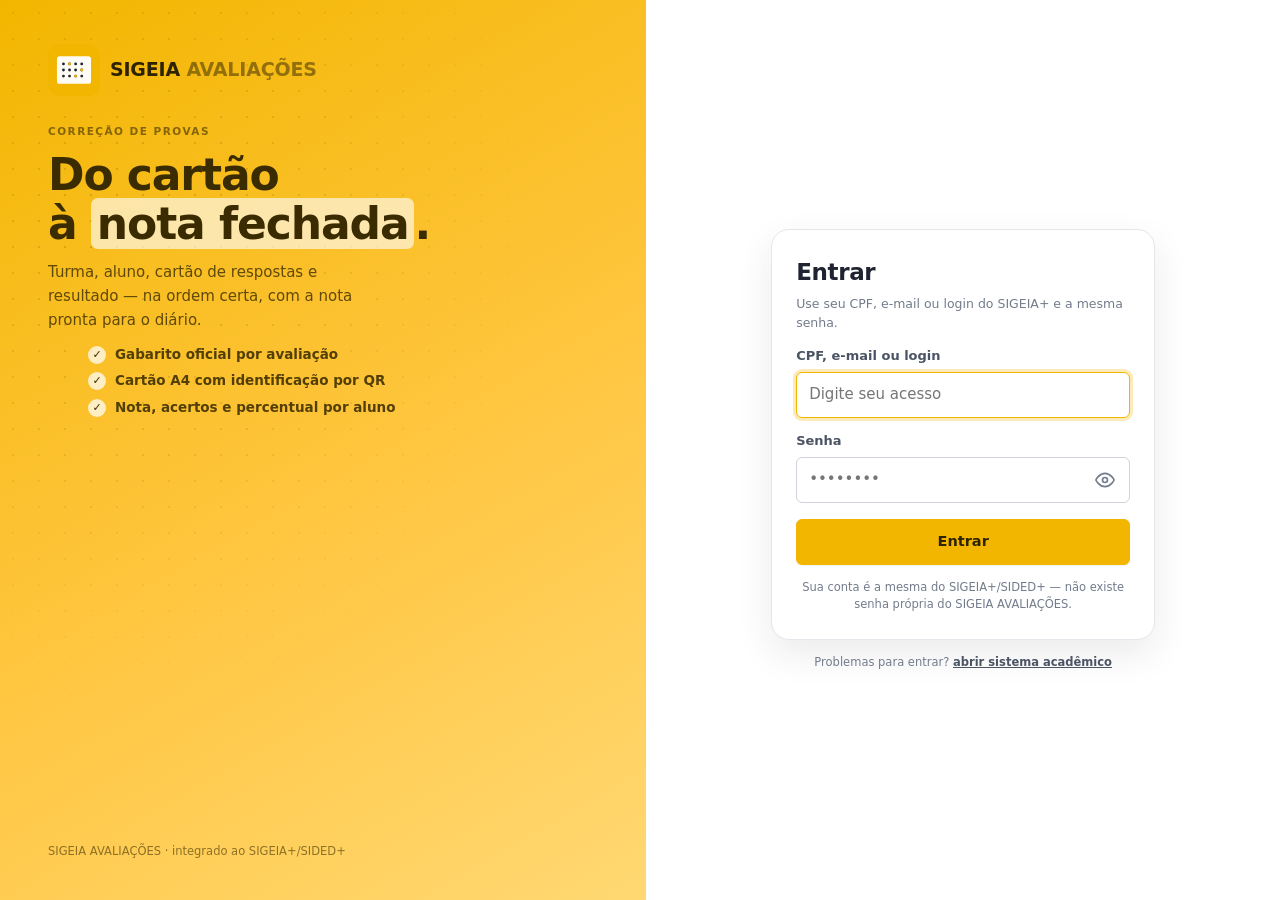
<file: index.html>
<!doctype html>
<html lang="pt-BR">
<head>
  <meta charset="utf-8" />
  <meta name="viewport" content="width=device-width, initial-scale=1, viewport-fit=cover" />
  <meta name="theme-color" content="#F2B600" />
  <meta name="description" content="SIGEIA AVALIAÇÕES — Correção escolar de provas por cartão de respostas" />
  <title>SIGEIA AVALIAÇÕES · Correção de provas</title>
  <link rel="manifest" href="manifest.webmanifest" />
  <link rel="icon" href="assets/icons/icon.svg" type="image/svg+xml" />
  <link rel="icon" href="assets/icons/icon-256.png" type="image/png" sizes="256x256" />
  <link rel="apple-touch-icon" href="assets/icons/icon-256.png" sizes="256x256" />
  <link rel="stylesheet" href="css/app.css" />
  <link rel="stylesheet" href="css/screens.css" />
  <link rel="stylesheet" href="css/print.css" />
</head>
<body>
  <div id="app" class="app">
    <!-- Carregamento inicial: um esqueleto simples com efeito de rolagem (substituído pelo app) -->
    <div class="boot" role="status" aria-live="polite">
      <div class="boot-logo"><img src="assets/icons/icon.svg" alt="" width="52" height="52" /></div>
      <div class="boot-lines" aria-hidden="true">
        <span></span><span></span><span></span>
      </div>
      <p class="boot-txt">Carregando o SIGEIA AVALIAÇÕES…</p>
    </div>
  </div>
  <div id="toast" class="toast" role="status" aria-live="polite"></div>
  <!-- Leitura de cartões: módulos pré-carregados em paralelo (o OpenCV, ~13 MB, NÃO entra aqui: carrega sob demanda em js/leitor/opencv-loader.js) -->
  <link rel="modulepreload" href="js/leitor/geometria.js" />
  <link rel="modulepreload" href="js/leitor/opencv-loader.js" />
  <link rel="modulepreload" href="js/leitor/leitor.js" />
  <link rel="modulepreload" href="js/leitor/omr.js" />
  <link rel="modulepreload" href="js/leitor/cartao-svg.js" />
  <link rel="modulepreload" href="js/leitor/camera.js" />
  <link rel="modulepreload" href="js/leitor/associacao.js" />
  <link rel="modulepreload" href="js/leitor/qr-caderno.js" />
  <script src="js/lib/qrcode.js"></script>
  <script type="module" src="js/app.js"></script>
</body>
</html>
</file>
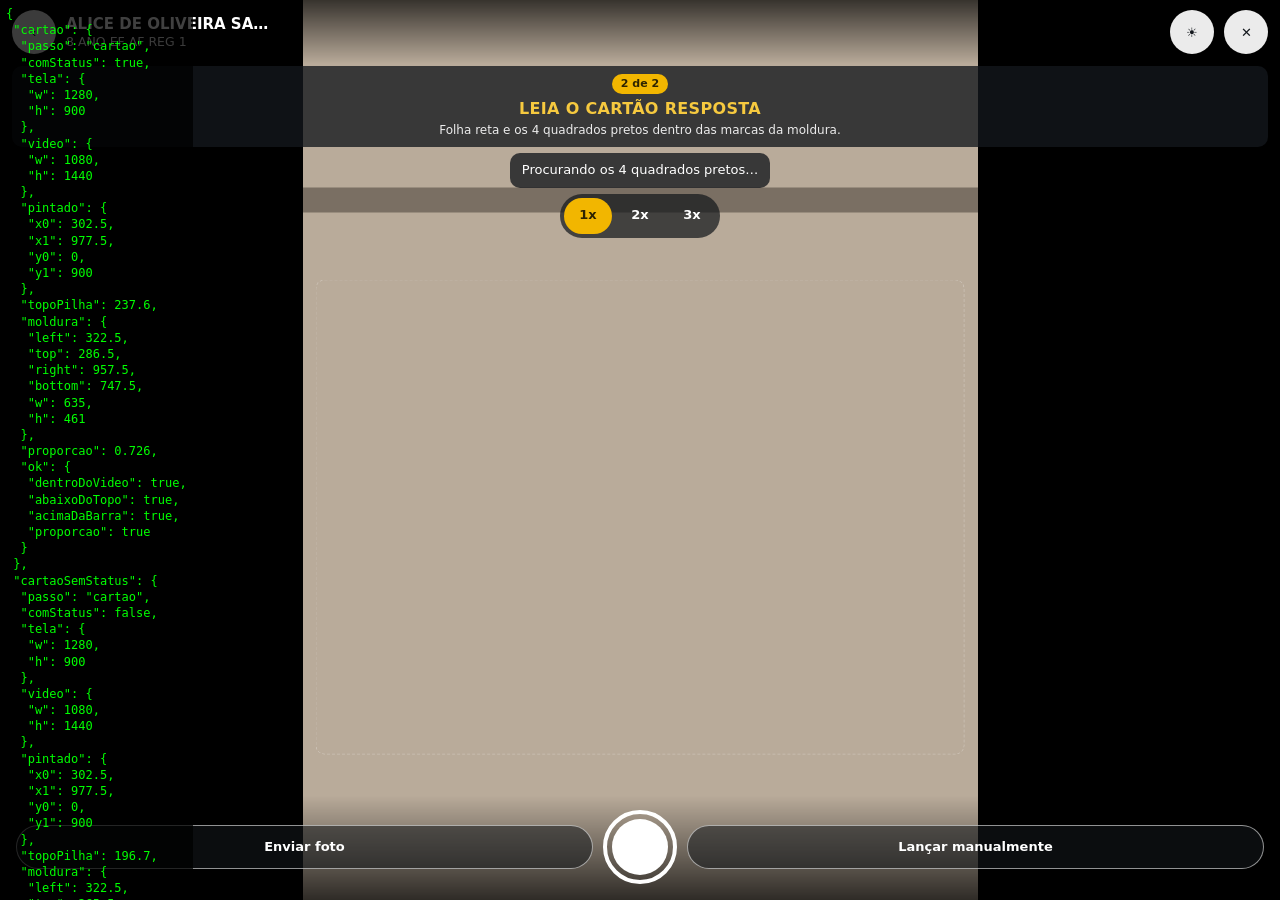
<file: teste/moldura.html>
<!doctype html>
<html lang="pt-BR">
<head>
  <meta charset="utf-8" />
  <meta name="viewport" content="width=device-width, initial-scale=1" />
  <title>Bancada · moldura da câmera</title>
  <link rel="stylesheet" href="../css/app.css" />
  <link rel="stylesheet" href="../css/screens.css" />
  <style>html, body { margin: 0; background: #000; } #out { position: fixed; left: 0; top: 0; z-index: 9999; margin: 0; font: 12px/1.35 monospace; color: #0f0; background: rgba(0,0,0,.75); padding: 6px; white-space: pre; }</style>
</head>
<body>
  <pre id="out">medindo…</pre>

  <div class="cam-full" data-cf>
    <video playsinline muted autoplay></video>
    <div class="cf-top">
      <button class="cf-btn" type="button" aria-label="Voltar">‹</button>
      <div class="cf-quem"><strong>ALICE DE OLIVEIRA SA…</strong><span>8 ANO EF AF REG 1</span></div>
      <button class="cf-btn" type="button" aria-label="Lanterna">☀</button>
      <button class="cf-btn" type="button" aria-label="Fechar">✕</button>
    </div>
    <div class="cf-instr">
      <span class="cf-passo">2 de 2</span>
      <strong>LEIA O CARTÃO RESPOSTA</strong>
      <span class="cf-sub">Folha reta e os 4 quadrados pretos dentro das marcas da moldura.</span>
    </div>
    <div class="cf-alvo cartao" data-cf-alvo>
      <span class="c tl"></span><span class="c tr"></span><span class="c bl"></span><span class="c br"></span>
    </div>
    <div class="cf-status">Procurando os 4 quadrados pretos…</div>
    <div class="cf-zoom" data-cf-zoom>
      <button class="cf-zoom-btn on" type="button">1x</button>
      <button class="cf-zoom-btn" type="button">2x</button>
      <button class="cf-zoom-btn" type="button">3x</button>
    </div>
    <div class="cf-baixo">
      <button class="cf-sec" type="button">Enviar foto</button>
      <button class="cf-obturador" type="button"><span></span></button>
      <button class="cf-sec" type="button">Lançar manualmente</button>
    </div>
  </div>

  <script type="module">
    import { calcularMoldura, PROPORCAO_CARTAO } from '../js/leitor/moldura.js';

    const out = document.getElementById('out');
    const video = document.querySelector('video');
    const alvo = document.querySelector('[data-cf-alvo]');
    const barra = document.querySelector('.cf-baixo');

    // Vídeo sintético 3:4 em pé, como a prévia real do aparelho (1080x1440).
    const c = document.createElement('canvas');
    c.width = 1080; c.height = 1440;
    const g = c.getContext('2d');
    g.fillStyle = '#b9ab9a'; g.fillRect(0, 0, c.width, c.height);
    g.fillStyle = '#7a6f63'; g.fillRect(0, 300, c.width, 40);
    video.srcObject = c.captureStream(5);

    const pintado = () => {
      const r = video.getBoundingClientRect();
      const k = Math.min(r.width / video.videoWidth, r.height / video.videoHeight);
      const dw = video.videoWidth * k, dh = video.videoHeight * k;
      return {
        x0: r.left + (r.width - dw) / 2, x1: r.left + (r.width + dw) / 2,
        y0: r.top + (r.height - dh) / 2, y1: r.top + (r.height + dh) / 2,
      };
    };

    function medir(passo = 'cartao', comStatus = true) {
      document.querySelector('.cf-status').hidden = !comStatus;
      const area = video.getBoundingClientRect();
      const topoPilha = ['.cf-instr', '[data-cf-status]', '[data-cf-zoom]', '[data-cf-aviso]', '[data-cf-caderno]', '[data-cf-escolha]']
        .map((s) => document.querySelector(s))
        .filter((e) => e && !e.hidden && e.getClientRects().length)
        .reduce((m, e) => Math.max(m, e.getBoundingClientRect().bottom), 0);
      const m = calcularMoldura({
        area,
        video: { w: video.videoWidth, h: video.videoHeight },
        barra: barra.getBoundingClientRect(),
        barraLateral: getComputedStyle(barra).position === 'absolute',
        topoPilha,
        passo,
      });
      alvo.style.width = m.width + 'px';
      alvo.style.height = m.height + 'px';
      alvo.style.left = m.left + 'px';
      alvo.style.top = m.top + 'px';
      alvo.className = 'cf-alvo ' + (passo === 'qr' ? 'qr' : 'cartao');
      const r = alvo.getBoundingClientRect();
      const p = pintado();
      return {
        passo, comStatus,
        tela: { w: innerWidth, h: innerHeight },
        video: { w: video.videoWidth, h: video.videoHeight },
        pintado: { x0: +p.x0.toFixed(1), x1: +p.x1.toFixed(1), y0: +p.y0.toFixed(1), y1: +p.y1.toFixed(1) },
        topoPilha: +topoPilha.toFixed(1),
        moldura: { left: +r.left.toFixed(1), top: +r.top.toFixed(1), right: +r.right.toFixed(1), bottom: +r.bottom.toFixed(1), w: +r.width.toFixed(1), h: +r.height.toFixed(1) },
        proporcao: +(r.height / r.width).toFixed(3),
        ok: {
          dentroDoVideo: r.left >= p.x0 - 1 && r.right <= p.x1 + 1 && r.top >= p.y0 - 1 && r.bottom <= p.y1 + 1,
          abaixoDoTopo: r.top >= topoPilha - 1,
          acimaDaBarra: r.bottom <= barra.getBoundingClientRect().top + 1,
          proporcao: passo === 'qr' ? Math.abs(r.width - r.height) < 2 : Math.abs(r.height / r.width - 1 / PROPORCAO_CARTAO) < 0.02,
        },
      };
    }

    const iniciar = async () => {
      try { await video.play(); } catch (_) {}
      for (let i = 0; i < 60 && !video.videoWidth; i++) await new Promise((r) => setTimeout(r, 50));
      await new Promise((r) => requestAnimationFrame(r));
      const r = {
        cartao: medir('cartao', true),
        cartaoSemStatus: medir('cartao', false),
        qr: medir('qr', true),
      };
      document.querySelector('.cf-status').hidden = false;
      medir('cartao', true);
      window.__moldura = r;
      out.textContent = JSON.stringify(r, null, 1);
    };
    iniciar();
  </script>
</body>
</html>
</file>
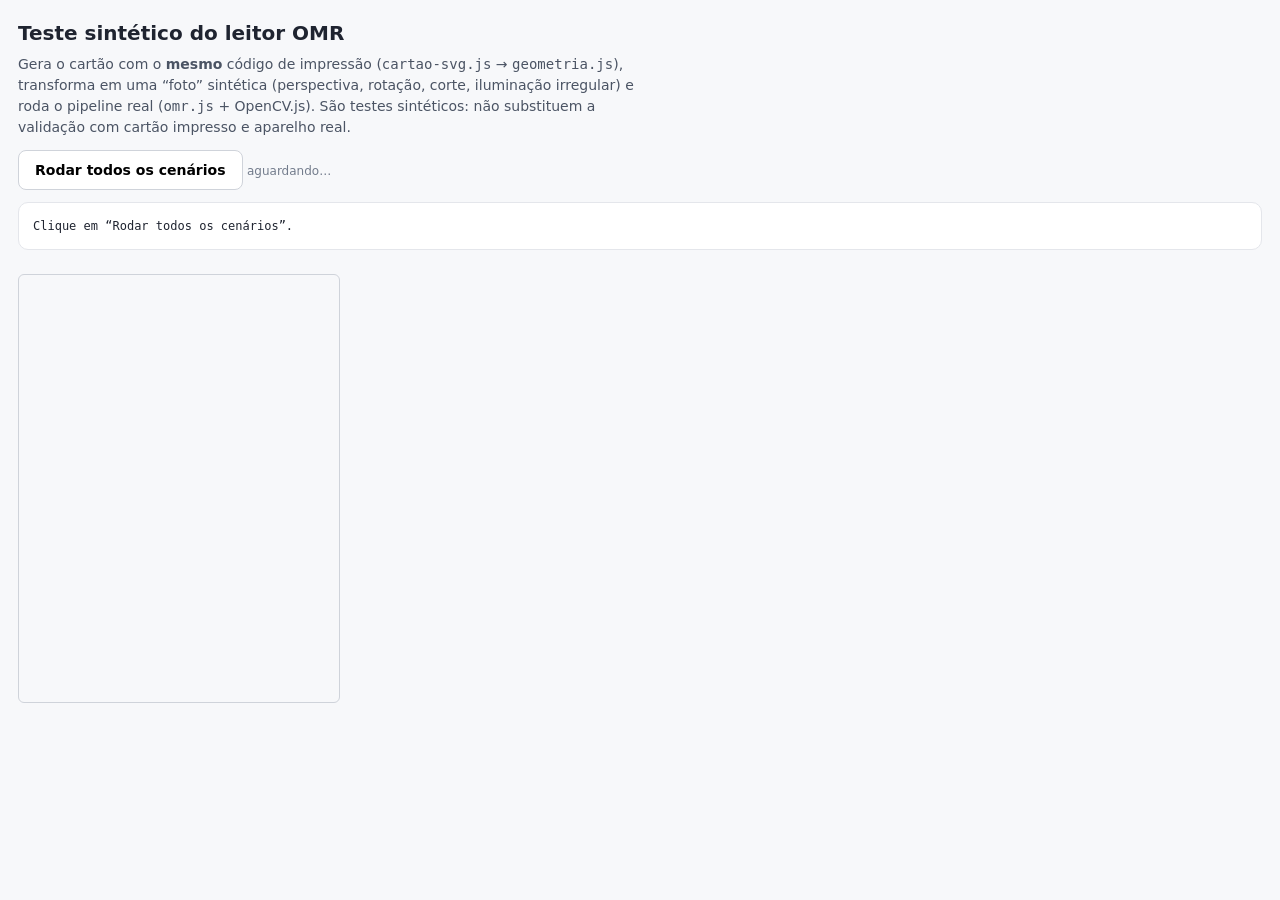
<file: teste/omr-sintetico.html>
<!doctype html>
<html lang="pt-BR">
<head>
<meta charset="utf-8" />
<meta name="viewport" content="width=device-width, initial-scale=1" />
<title>SICEP+ · teste sintético do leitor OMR</title>
<style>
  body { font: 14px/1.5 system-ui, -apple-system, "Segoe UI", Roboto, sans-serif; margin: 0; padding: 18px; background: #f7f8fa; color: #1f2430; }
  h1 { font-size: 20px; margin: 0 0 6px; }
  p { margin: 0 0 12px; color: #4b5464; max-width: 70ch; }
  button { font: inherit; font-weight: 650; min-height: 40px; padding: 0 16px; border: 1px solid #cfd3da; border-radius: 8px; background: #fff; cursor: pointer; }
  button:disabled { opacity: .5; cursor: progress; }
  pre { background: #fff; border: 1px solid #e4e6eb; border-radius: 10px; padding: 14px; overflow: auto; font-size: 12px; max-height: 60vh; }
  canvas { width: 100%; max-width: 320px; border: 1px solid #cfd3da; border-radius: 6px; margin-top: 12px; }
  .note { font-size: 12px; color: #737c8c; }
</style>
</head>
<body>
  <h1>Teste sintético do leitor OMR</h1>
  <p>
    Gera o cartão com o <strong>mesmo</strong> código de impressão (<code>cartao-svg.js</code> →
    <code>geometria.js</code>), transforma em uma “foto” sintética (perspectiva, rotação, corte,
    iluminação irregular) e roda o pipeline real (<code>omr.js</code> + OpenCV.js).
    São testes sintéticos: não substituem a validação com cartão impresso e aparelho real.
  </p>
  <button id="rodar" type="button">Rodar todos os cenários</button>
  <span class="note" id="estado">aguardando…</span>
  <pre id="saida">Clique em “Rodar todos os cenários”.</pre>
  <canvas id="foto" width="360" height="480"></canvas>
  <script src="../js/lib/qrcode.js"></script>
  <script type="module" src="./omr-sintetico.js"></script>
</body>
</html>
</file>
<file: css/app.css>
/* ============================================================
   SIGEIA AVALIAÇÕES · Design system
   Paleta institucional amarela, interface educacional limpa.
   ============================================================ */

:root {
  /* Amarelos */
  --y-50:  #FFFBEB;
  --y-100: #FEF6D8;
  --y-200: #FCEBB8;
  --y-300: #F9DB84;
  --y-400: #F6C93F;
  --y-500: #F2B600; /* institucional */
  --y-600: #D69D00;
  --y-700: #A57A00;
  --y-ink: #2E2400;

  /* Neutros */
  --ink:   #1F2430;
  --ink-2: #4B5464;
  --ink-3: #737C8C;
  --line:  #E4E6EB;
  --line-strong: #CFD3DA;
  --bg:    #F7F8FA;
  --surface: #FFFFFF;

  /* Semânticos */
  --ok: #157F45;      --ok-bg: #EAF7EF;   --ok-line: #BFE4CD;
  --warn: #A57A00;    --warn-bg: #FEF6D8; --warn-line: #F0DCA2;
  --err: #B3261E;     --err-bg: #FCEEEC;  --err-line: #F2C9C4;

  /* Forma */
  --r-sm: 6px;
  --r: 10px;
  --r-lg: 14px;
  --shadow-1: 0 1px 2px rgba(16, 24, 40, .05);
  --shadow-2: 0 1px 3px rgba(16, 24, 40, .08), 0 4px 12px rgba(16, 24, 40, .05);

  --tap: 46px; /* altura mínima de toque */
  --nav-w: 236px;
  --appbar-h: 58px;
}

* , *::before, *::after { box-sizing: border-box; }

[hidden] { display: none !important; }

html { -webkit-text-size-adjust: 100%; }

/* Celular: sem o realce/contorno azul que o navegador desenha ao tocar.
   O foco por teclado continua visível (focus-visible), que é o que a acessibilidade exige. */
html, body, a, button, input, select, textarea, label, [role="tab"], summary {
  -webkit-tap-highlight-color: transparent;
}
:focus:not(:focus-visible) { outline: none; }
:focus-visible { outline: 3px solid var(--y-300); outline-offset: 1px; }

body {
  margin: 0;
  background: var(--bg);
  color: var(--ink);
  font: 400 15px/1.45 system-ui, -apple-system, "Segoe UI", Roboto, "Helvetica Neue", Arial, sans-serif;
  -webkit-font-smoothing: antialiased;
  overflow-x: hidden;
}

h1, h2, h3, h4 { margin: 0; font-weight: 650; letter-spacing: -.01em; }
h1 { font-size: 20px; }
h2 { font-size: 17px; }
h3 { font-size: 15px; }
p  { margin: 0; }
a  { color: var(--y-700); }
img { max-width: 100%; display: block; }

.muted { color: var(--ink-3); }
.small { font-size: 13px; }
.xs    { font-size: 12px; }
.strong{ font-weight: 650; }
.mono  { font-family: ui-monospace, "Cascadia Mono", Consolas, monospace; }
.center{ text-align: center; }
.nowrap{ white-space: nowrap; }
.sr-only {
  position: absolute; width: 1px; height: 1px; padding: 0; margin: -1px;
  overflow: hidden; clip: rect(0 0 0 0); white-space: nowrap; border: 0;
}

/* ---------------- Layout ---------------- */

.app { min-height: 100dvh; display: grid; grid-template-columns: 1fr; }

.sidenav { display: none; }

.app-main { min-width: 0; display: flex; flex-direction: column; }

.appbar {
  position: sticky; top: 0; z-index: 20;
  height: var(--appbar-h);
  display: flex; align-items: center; gap: 10px;
  padding: 0 14px;
  background: var(--surface);
  border-bottom: 1px solid var(--line);
}
.appbar::before {
  content: ""; position: absolute; inset: 0 0 auto 0; height: 3px;
  background: linear-gradient(90deg, var(--y-500), var(--y-300));
}
.appbar .brand { display: flex; align-items: center; gap: 9px; margin-right: auto; min-width: 0; }
.appbar .brand-name { font-weight: 700; font-size: 15px; letter-spacing: -.01em; }
.appbar .brand-sub { font-size: 11px; color: var(--ink-3); line-height: 1.1; }

.page {
  width: 100%;
  max-width: 940px;
  margin: 0 auto;
  padding: 16px 14px calc(88px + env(safe-area-inset-bottom));
  display: flex; flex-direction: column; gap: 16px;
}

/* ---------------- Marca ---------------- */

.mark {
  width: 30px; height: 30px; flex: none;
  display: grid; place-items: center;
  background: var(--y-500); color: var(--y-ink);
  border-radius: 8px;
  font-weight: 800; font-size: 13px; letter-spacing: -.03em;
  box-shadow: inset 0 -2px 0 rgba(0,0,0,.08);
}
.mark.lg { width: 52px; height: 52px; border-radius: 13px; font-size: 19px; }
.mark img { width: 100%; height: 100%; display: block; border-radius: inherit; }

/* ---------------- Carregamento inicial (esqueleto com rolagem) ---------------- */

.boot {
  min-height: 100dvh;
  display: flex; flex-direction: column; align-items: center; justify-content: center;
  gap: 16px; padding: 24px;
  background: var(--bg);
}
.boot-logo {
  width: 52px; height: 52px; border-radius: 13px; overflow: hidden;
  box-shadow: 0 6px 18px rgba(16, 24, 40, .12);
  animation: boot-pulsa 1.6s ease-in-out infinite;
}
.boot-lines { width: min(260px, 70vw); display: flex; flex-direction: column; gap: 9px; }
.boot-lines span {
  display: block; height: 11px; border-radius: 999px;
  background: linear-gradient(90deg, #E8EAEF 0%, #F4F5F8 35%, #E8EAEF 70%, #E8EAEF 100%);
  background-size: 220% 100%;
  animation: boot-rolagem 1.15s linear infinite;
}
.boot-lines span:nth-child(2) { width: 78%; animation-delay: .09s; }
.boot-lines span:nth-child(3) { width: 56%; animation-delay: .18s; }
.boot-txt { font-size: 12.5px; color: var(--ink-3); }

@keyframes boot-rolagem { to { background-position: -220% 0; } }
@keyframes boot-pulsa { 0%, 100% { transform: scale(1); } 50% { transform: scale(1.04); } }
@media (prefers-reduced-motion: reduce) {
  .boot-lines span, .boot-logo { animation: none; }
}

/* ---------------- Navegação ---------------- */

.nav-list { display: flex; align-items: center; gap: 2px; }

.nav-link {
  display: flex; align-items: center; gap: 10px;
  color: var(--ink-2); text-decoration: none;
  border-radius: var(--r-sm);
}
.nav-link svg { flex: none; }
.nav-link.active { color: var(--ink); }

/* barra inferior (mobile) */
.bottomnav {
  position: fixed; left: 0; right: 0; bottom: 0; z-index: 30;
  display: flex;
  background: var(--surface);
  border-top: 1px solid var(--line);
  padding-bottom: env(safe-area-inset-bottom);
}
.bottomnav .nav-link {
  flex: 1 1 0; min-width: 0;
  flex-direction: column; gap: 3px;
  padding: 8px 2px 7px;
  font-size: 10.5px; font-weight: 600;
  justify-content: center;
  border-radius: 0;
  max-width: 128px; margin: 0 auto;
}
.bottomnav .nav-link.active { color: var(--y-700); }
.bottomnav .nav-link.active svg { color: var(--y-600); }
.bottomnav .nav-link.active::before {
  content: ""; position: absolute; top: 0; width: 18px; height: 3px;
  border-radius: 0 0 3px 3px; background: var(--y-500);
}

/* ---------------- Cabeçalho de página ---------------- */

.page-head { display: flex; flex-direction: column; gap: 4px; }
.page-head .eyebrow {
  font-size: 11.5px; font-weight: 700; letter-spacing: .07em;
  text-transform: uppercase; color: var(--y-700);
}
.page-head p { color: var(--ink-2); font-size: 13.5px; }

.section-head {
  display: flex; align-items: baseline; justify-content: space-between; gap: 10px;
}

/* ---------------- Cartões ---------------- */

.card {
  background: var(--surface);
  border: 1px solid var(--line);
  border-radius: var(--r);
  box-shadow: var(--shadow-1);
  padding: 14px;
}
.card.soft { background: var(--y-50); border-color: var(--y-200); box-shadow: none; }
.card.flat { box-shadow: none; }
.card-head { display: flex; align-items: center; justify-content: space-between; gap: 10px; margin-bottom: 8px; }

.stack { display: flex; flex-direction: column; gap: 12px; }
.stack.tight { gap: 8px; }
.row { display: flex; align-items: center; gap: 10px; }
.row.between { justify-content: space-between; }
.row.wrap { flex-wrap: wrap; }
.grow { flex: 1 1 auto; min-width: 0; }

/* ---------------- Botões ---------------- */

.btn {
  display: inline-flex; align-items: center; justify-content: center; gap: 8px;
  min-height: var(--tap);
  padding: 0 16px;
  border: 1px solid transparent;
  border-radius: var(--r-sm);
  background: var(--surface);
  color: var(--ink);
  font: inherit; font-weight: 650; font-size: 14.5px;
  text-decoration: none; cursor: pointer;
  transition: background-color .15s ease, border-color .15s ease, box-shadow .15s ease;
  -webkit-tap-highlight-color: transparent;
}
.btn:active { transform: translateY(.5px); }
.btn:focus-visible { outline: 3px solid var(--y-300); outline-offset: 1px; }
.btn[disabled] { opacity: .5; cursor: not-allowed; }

.btn-primary { background: var(--y-500); color: var(--y-ink); border-color: var(--y-500); box-shadow: 0 1px 0 rgba(0,0,0,.04); }
.btn-primary:hover { background: var(--y-400); border-color: var(--y-400); }
.btn-outline { background: var(--surface); border-color: var(--line-strong); color: var(--ink); }
.btn-outline:hover { background: var(--y-50); border-color: var(--y-300); }
.btn-ghost { background: transparent; color: var(--ink-2); }
.btn-ghost:hover { background: #F1F2F5; }
.btn-ok { background: var(--ok); border-color: var(--ok); color: #fff; }
.btn-danger { background: var(--surface); border-color: var(--err-line); color: var(--err); }
.btn-block { width: 100%; }
.btn-sm { min-height: 36px; padding: 0 12px; font-size: 13px; }
.btn-group { display: flex; gap: 10px; }
.btn-group > .btn { flex: 1 1 0; }

.icon-btn {
  display: grid; place-items: center;
  width: 40px; height: 40px; flex: none;
  border: 1px solid var(--line); border-radius: var(--r-sm);
  background: var(--surface); color: var(--ink-2); cursor: pointer;
}
.icon-btn:hover { background: var(--y-50); border-color: var(--y-300); }

/* ---------------- Formulários ---------------- */

.field { display: flex; flex-direction: column; gap: 6px; }
.label { font-size: 13px; font-weight: 650; color: var(--ink-2); }
.hint  { font-size: 12px; color: var(--ink-3); }
.input, .select, .textarea {
  width: 100%;
  min-height: var(--tap);
  padding: 10px 12px;
  border: 1px solid var(--line-strong);
  border-radius: var(--r-sm);
  background: var(--surface);
  color: var(--ink);
  font: inherit;
  font-size: 15px; /* evita zoom no iOS */
}
.textarea { min-height: 84px; resize: vertical; }
.input:focus, .select:focus, .textarea:focus {
  outline: none; border-color: var(--y-500); box-shadow: 0 0 0 3px var(--y-200);
}
.select { appearance: none; padding-right: 34px;
  background-image: url("data:image/svg+xml,%3Csvg xmlns='http://www.w3.org/2000/svg' width='14' height='14' viewBox='0 0 24 24' fill='none' stroke='%234B5464' stroke-width='2.5' stroke-linecap='round'%3E%3Cpath d='M6 9l6 6 6-6'/%3E%3C/svg%3E");
  background-repeat: no-repeat; background-position: right 12px center;
}
.form-grid { display: grid; gap: 12px; grid-template-columns: 1fr; }

/* Opção em bloco (turma, disciplina, professor) */
.option {
  display: flex; align-items: center; gap: 12px;
  padding: 13px 14px;
  border: 1px solid var(--line-strong);
  border-radius: var(--r);
  background: var(--surface);
  cursor: pointer;
  min-height: var(--tap);
  text-align: left; width: 100%; font: inherit; color: inherit;
}
.option:hover { border-color: var(--y-300); background: #FFFDF5; }
.option[aria-pressed="true"], .option.selected {
  border-color: var(--y-500); background: var(--y-50);
  box-shadow: inset 3px 0 0 var(--y-500);
}
.option .opt-title { font-weight: 650; }
.option .opt-sub { font-size: 12.5px; color: var(--ink-3); }
.option .opt-mark {
  width: 20px; height: 20px; border-radius: 50%; flex: none;
  border: 1.5px solid var(--line-strong); background: var(--surface);
  display: grid; place-items: center;
}
.option[aria-pressed="true"] .opt-mark { border-color: var(--y-600); background: var(--y-500); }
.option[aria-pressed="true"] .opt-mark::after {
  content: ""; width: 6px; height: 6px; border-radius: 50%; background: var(--y-ink);
}
.option-list { display: flex; flex-direction: column; gap: 8px; }

/* Segmentado (gabarito) */
.seg { display: inline-flex; border: 1px solid var(--line-strong); border-radius: var(--r-sm); overflow: hidden; }
.seg button {
  min-width: 34px; height: 34px; padding: 0 8px;
  border: 0; border-right: 1px solid var(--line);
  background: var(--surface); color: var(--ink-2);
  font: inherit; font-size: 13px; font-weight: 650; cursor: pointer;
}
.seg button:last-child { border-right: 0; }
.seg button.on { background: var(--y-500); color: var(--y-ink); }
.seg button.on.err { background: var(--err-bg); color: var(--err); }

/* ---------------- Badges / chips ---------------- */

.badge {
  display: inline-flex; align-items: center; gap: 5px;
  padding: 3px 8px; border-radius: 999px;
  font-size: 11.5px; font-weight: 650; line-height: 1.5;
  border: 1px solid var(--line); background: var(--bg); color: var(--ink-2);
  white-space: nowrap;
}
.badge.ok   { background: var(--ok-bg);   border-color: var(--ok-line);   color: var(--ok); }
.badge.warn { background: var(--warn-bg); border-color: var(--warn-line); color: var(--warn); }
.badge.err  { background: var(--err-bg);  border-color: var(--err-line);  color: var(--err); }
.badge.y    { background: var(--y-100);   border-color: var(--y-300);     color: var(--y-700); }

.chips { display: flex; gap: 8px; overflow-x: auto; padding: 2px 0 4px; scrollbar-width: none; }
.chips::-webkit-scrollbar { display: none; }
.chip {
  flex: none; min-height: 34px; padding: 0 13px;
  border: 1px solid var(--line-strong); border-radius: 999px;
  background: var(--surface); color: var(--ink-2);
  font: inherit; font-size: 13px; font-weight: 600; cursor: pointer;
}
.chip.on { background: var(--y-500); border-color: var(--y-500); color: var(--y-ink); }

/* Status de sincronização */
.sync {
  display: inline-flex; align-items: center; gap: 6px;
  padding: 5px 10px; border-radius: 999px;
  background: var(--ok-bg); border: 1px solid var(--ok-line);
  color: var(--ok); font-size: 11.5px; font-weight: 650;
  white-space: nowrap;
}
.sync .dot { width: 7px; height: 7px; border-radius: 50%; background: currentColor; }
.sync.pendente { background: var(--warn-bg); border-color: var(--warn-line); color: var(--warn); }
.sync.offline  { background: #F1F2F5; border-color: var(--line-strong); color: var(--ink-2); }
.sync[data-sync-painel] { cursor: pointer; }

/* ---------------- Listas ---------------- */

.list { display: flex; flex-direction: column; }
.list-item {
  display: flex; align-items: center; gap: 12px;
  padding: 12px 2px;
  border-top: 1px solid var(--line);
  background: none; border-left: 0; border-right: 0; border-bottom: 0;
  font: inherit; color: inherit; text-align: left; cursor: pointer;
  text-decoration: none;
}
.list-item:first-child { border-top: 0; }
.list-item:hover { background: #FCFCFD; }
.list-item .li-title { font-weight: 600; }
.list-item .li-sub { font-size: 12.5px; color: var(--ink-3); }

.avatar {
  width: 36px; height: 36px; flex: none; border-radius: 50%;
  display: grid; place-items: center;
  background: var(--y-100); color: var(--y-700);
  font-weight: 700; font-size: 13px;
}

/* ---------------- Ações rápidas ---------------- */

.quick { display: grid; grid-template-columns: 1fr 1fr; gap: 10px; }
.quick a {
  display: flex; flex-direction: column; gap: 8px;
  padding: 14px;
  border: 1px solid var(--line); border-radius: var(--r);
  background: var(--surface); box-shadow: var(--shadow-1);
  text-decoration: none; color: var(--ink);
  min-height: 96px;
}
.quick a:hover { border-color: var(--y-300); background: #FFFDF6; }
.quick .qi {
  width: 32px; height: 32px; border-radius: 8px; display: grid; place-items: center;
  background: var(--y-100); color: var(--y-700);
}
.quick .qt { font-weight: 650; font-size: 13.5px; line-height: 1.25; }
.quick .qs { font-size: 11.5px; color: var(--ink-3); margin-top: auto; }

/* ---------------- KPI ---------------- */

.kpis { display: grid; grid-template-columns: repeat(3, 1fr); gap: 8px; }
.kpi {
  background: var(--surface); border: 1px solid var(--line); border-radius: var(--r);
  padding: 11px 12px; box-shadow: var(--shadow-1);
}
.kpi .kv { font-size: 20px; font-weight: 700; letter-spacing: -.02em; }
.kpi .kl { font-size: 11px; color: var(--ink-3); }


/* ---------------- Progresso / etapas ---------------- */

.progress { height: 6px; border-radius: 999px; background: var(--y-100); overflow: hidden; }
.progress > span { display: block; height: 100%; background: var(--y-500); border-radius: 999px; transition: width .25s ease; }

.step-meta { display: flex; align-items: center; justify-content: space-between; gap: 10px; }

/* ---------------- Estado vazio ---------------- */

.empty {
  text-align: center; padding: 32px 16px;
  border: 1px dashed var(--line-strong); border-radius: var(--r);
  background: var(--surface);
}
.empty .ei { width: 44px; height: 44px; margin: 0 auto 10px; border-radius: 50%; display: grid; place-items: center; background: var(--y-100); color: var(--y-700); }
.empty h3 { margin-bottom: 4px; }
.empty p { color: var(--ink-3); font-size: 13px; margin-bottom: 14px; }

/* ---------------- Toast ---------------- */

.toast {
  position: fixed; left: 50%; bottom: calc(76px + env(safe-area-inset-bottom));
  transform: translate(-50%, 14px);
  z-index: 90;
  max-width: calc(100vw - 28px);
  padding: 11px 15px;
  border-radius: var(--r-sm);
  background: #23282F; color: #fff;
  font-size: 13.5px; font-weight: 550;
  box-shadow: var(--shadow-2);
  opacity: 0; pointer-events: none;
  transition: opacity .18s ease, transform .18s ease;
}
.toast.show { opacity: 1; transform: translate(-50%, 0); }
.toast.ok  { background: var(--ok); }
.toast.err { background: var(--err); }

/* ---------------- Login ---------------- */

.login {
  min-height: 100dvh;
  display: grid;
  grid-template-columns: 1fr;
  grid-template-rows: auto 1fr;
  background: var(--bg);
}

/* Faixa amarela da marca */
.login-hero {
  position: relative; overflow: hidden; isolation: isolate;
  display: flex; flex-direction: column; gap: 20px;
  padding: 26px 22px 32px;
  color: #3A2C00;
  background: linear-gradient(150deg, #F2B600 0%, #FFC53D 52%, #FFD873 100%);
}
.login-hero::before {
  content: ''; position: absolute; inset: 0; z-index: -1;
  background-image: radial-gradient(circle, rgba(58, 44, 0, .16) 1px, transparent 1px);
  background-size: 26px 26px;
  -webkit-mask-image: radial-gradient(ellipse 85% 70% at 22% 26%, #000 10%, transparent 78%);
  mask-image: radial-gradient(ellipse 85% 70% at 22% 26%, #000 10%, transparent 78%);
}
.login-hero-top { display: flex; align-items: center; gap: 10px; }
.login-hero-name { font-weight: 800; font-size: 19px; letter-spacing: -.01em; color: #2E2300; }
.login-hero-name span { color: rgba(46, 35, 0, .5); }
.login-hero-mid { display: flex; flex-direction: column; gap: 11px; }
.login-eyebrow {
  font-size: 10.5px; font-weight: 800; letter-spacing: .14em;
  text-transform: uppercase; color: rgba(58, 44, 0, .6);
}
.login-hero h1 { font-size: 29px; line-height: 1.12; letter-spacing: -.025em; font-weight: 800; }
.login-hero h1 em {
  font-style: normal; padding: 0 6px; border-radius: 7px;
  background: rgba(255, 255, 255, .62);
}
.login-lead { font-size: 13.5px; line-height: 1.6; color: rgba(58, 44, 0, .8); max-width: 36ch; }
.login-feats { list-style: none; display: flex; flex-direction: column; gap: 7px; margin-top: 2px; }
.login-feats li {
  display: flex; align-items: center; gap: 9px;
  font-size: 12.5px; font-weight: 650; color: rgba(58, 44, 0, .88);
}
.login-feats li::before {
  content: '✓'; flex: none;
  width: 18px; height: 18px; border-radius: 50%;
  display: grid; place-items: center;
  font-size: 11px; font-weight: 800; color: #3A2C00;
  background: rgba(255, 255, 255, .72);
}
.login-hero-foot { font-size: 11.5px; color: rgba(58, 44, 0, .58); margin-top: auto; }

/* Painel do formulário */
.login-panel {
  display: grid; place-items: center;
  background: var(--surface);
  border-radius: 22px 22px 0 0;
  margin-top: -16px;
  padding: 24px 18px calc(26px + env(safe-area-inset-bottom));
}
.login-card { width: 100%; max-width: 384px; }
.login-brand-mobile { display: none; }
.login-form {
  display: flex; flex-direction: column; gap: 14px;
  padding: 22px 18px;
  background: var(--surface);
  border: 1px solid var(--line);
  border-radius: 18px;
  box-shadow: 0 14px 36px rgba(31, 36, 48, .09);
}
.login-form .field { margin-bottom: 0; }
.login-title { font-size: 20px; letter-spacing: -.015em; }
.login-sub { font-size: 12.5px; color: var(--ink-3); margin-top: -8px; line-height: 1.5; }
.login-submit { height: 46px; margin-top: 2px; }
.login-note { font-size: 11.5px; color: var(--ink-3); text-align: center; line-height: 1.5; }

/* Campo com botão de mostrar/ocultar senha */
.input-eye { position: relative; }
.input-eye .input { padding-right: 50px; }
.input-eye-btn {
  position: absolute; right: 6px; top: 50%; transform: translateY(-50%);
  width: 38px; height: 38px; border: 0; background: transparent; border-radius: 10px;
  display: grid; place-items: center; color: var(--ink-3); cursor: pointer;
}
.input-eye-btn:hover, .input-eye-btn:focus-visible { background: var(--y-100); color: var(--ink); }
.input-eye-btn svg { width: 20px; height: 20px; }

/* Botão em estado de envio */
.btn-spin {
  display: none; width: 16px; height: 16px; border-radius: 50%;
  border: 2px solid rgba(31, 36, 48, .22); border-top-color: var(--ink);
  animation: girar .6s linear infinite;
}
.btn[data-carregando] .btn-spin { display: inline-block; }
@keyframes girar { to { transform: rotate(360deg); } }

/* Erro de login */
.alert[hidden] { display: none !important; }
.alert.shake { animation: balancar .4s ease; }
@keyframes balancar {
  0%, 100% { transform: translateX(0); }
  20%, 60% { transform: translateX(-6px); }
  40%, 80% { transform: translateX(6px); }
}
.login-foot { margin-top: 14px; font-size: 11.5px; color: var(--ink-3); text-align: center; }
.login-foot a { color: var(--ink-2); font-weight: 600; }

@media (min-width: 940px) {
  .login { grid-template-columns: 1.02fr 1fr; grid-template-rows: 1fr; }
  .login-hero { padding: 44px 48px 40px; gap: 28px; }
  .login-hero h1 { font-size: 44px; }
  .login-lead { font-size: 15px; }
  .login-feats li { font-size: 13.5px; }
  .login-panel { margin-top: 0; border-radius: 0; padding: 40px; }
  .login-form { padding: 26px 24px; }
  .login-title { font-size: 23px; }
}

/* ---------------- Desktop ---------------- */

@media (min-width: 900px) {
  .app { grid-template-columns: var(--nav-w) 1fr; }

  .sidenav {
    display: flex; flex-direction: column; gap: 4px;
    grid-column: 1;
    position: sticky; top: 0; height: 100dvh;
    padding: 16px 12px;
    background: var(--surface);
    border-right: 1px solid var(--line);
  }
  .sidenav .brand { display: flex; align-items: center; gap: 10px; padding: 4px 8px 16px; }
  .sidenav .brand-name { font-weight: 750; font-size: 15.5px; }
  .sidenav .brand-sub { font-size: 11px; color: var(--ink-3); }
  .sidenav .nav-section { font-size: 10.5px; font-weight: 700; letter-spacing: .08em; text-transform: uppercase; color: var(--ink-3); padding: 12px 8px 6px; }
  .sidenav .nav-link { padding: 10px 10px; min-height: 42px; font-size: 13.5px; font-weight: 600; }
  .sidenav .nav-link:hover { background: #F6F7F9; }
  .sidenav .nav-link.active { background: var(--y-100); color: var(--y-700); }
  .sidenav .nav-link.active svg { color: var(--y-600); }
  .sidenav .nav-foot { margin-top: auto; padding: 10px 8px 0; border-top: 1px solid var(--line); font-size: 11.5px; color: var(--ink-3); }

  .app-main { grid-column: 2; }
  .bottomnav { display: none; }
  .appbar .brand { display: none; }
  .page { padding: 22px 26px 40px; gap: 18px; max-width: 1000px; }
  .form-grid.two { grid-template-columns: 1fr 1fr; }
  .quick { grid-template-columns: repeat(4, 1fr); }
  .toast { bottom: 24px; }
}

/* ============================================================
   Tablet e PC — mais respiro, colunas e navegação lateral
   ============================================================ */

/* Ações na lateral só no desktop (o appbar cuida do mobile/tablet) */
.sidenav .nav-actions {
  display: none; align-items: center; justify-content: space-between;
  gap: 8px; margin-top: 10px; padding-top: 10px; border-top: 1px solid var(--line);
}

/* ---- Tablet ---- */
@media (min-width: 640px) {
  .page {
    max-width: 900px;
    padding: 20px 22px calc(96px + env(safe-area-inset-bottom));
    gap: 18px;
  }
  .page-head h1 { font-size: 24px; }
  .page-head p { font-size: 14px; }

  .card { padding: 16px 18px; }
  .kpi { padding: 14px 16px; }
  .kpi .kv { font-size: 24px; }

  .form-grid.two { grid-template-columns: 1fr 1fr; }
  .sheet { max-width: 440px; }

  /* pares chave/valor em duas colunas */
  .kv-list { display: grid; grid-template-columns: repeat(2, minmax(0, 1fr)); gap: 0 26px; }
  .kv-list > div:nth-child(-n+2) { border-top: 0; }
}

/* ---- Desktop ---- */
@media (min-width: 1024px) {
  :root { --nav-w: 264px; }

  .appbar { display: none; }
  .sidenav { padding: 20px 14px 16px; }
  .sidenav .brand { padding: 2px 8px 20px; }
  .sidenav .nav-link { padding: 11px 12px; min-height: 44px; font-size: 14px; }
  .sidenav .nav-actions { display: flex; }

  .page {
    max-width: 1180px;
    padding: 28px 32px 56px;
    gap: 22px;
  }
  .page-head h1 { font-size: 30px; }
  .page-head p { font-size: 14.5px; }

  .kpis { gap: 12px; }
  .kpi { padding: 16px 18px; }
  .kpi .kv { font-size: 28px; }
  .kpi .kl { font-size: 12px; }

  .card { padding: 20px 22px; }
  .card-head { margin-bottom: 12px; }

  .quick { gap: 14px; }
  .quick a { min-height: 118px; padding: 18px; }
  .quick .qt { font-size: 14.5px; }

  /* lista de avaliações em duas colunas */
  .page .stack:has(> .av-card) {
    display: grid;
    grid-template-columns: repeat(2, minmax(0, 1fr));
    gap: 16px;
    align-items: start;
  }

  /* listas longas (turmas/alunos/instrumentos) com largura de leitura */
  .list-card { max-width: 860px; margin-inline: auto; }

  .sheet { max-width: 500px; }
  .gab-table td, .gab-table th { padding: 9px 10px; }

  .ans-grid { grid-template-columns: repeat(auto-fill, minmax(58px, 1fr)); }
}

/* ---- Telas muito largas ---- */
@media (min-width: 1440px) {
  .page { max-width: 1320px; }
  .page .stack:has(> .av-card) { grid-template-columns: repeat(3, minmax(0, 1fr)); }
}

/* Início: recentes + escola lado a lado no PC */
.home-grid { display: grid; gap: 12px; }
@media (min-width: 1024px) {
  .home-grid { grid-template-columns: minmax(0, 1.7fr) minmax(0, 1fr); align-items: start; }
}

/* Botão de atalho não ocupa a largura toda no PC */
@media (min-width: 1024px) {
  .btn-nova { width: auto; align-self: flex-start; padding-inline: 24px; }
}
</file>
<file: css/screens.css>
/* ============================================================
   SIGEIA AVALIAÇÕES · Estilos específicos de telas
   ============================================================ */

/* ---------------- Avaliações ---------------- */

.av-card { display: flex; flex-direction: column; gap: 8px; }
.av-card .av-title { font-weight: 650; font-size: 15px; line-height: 1.3; }
.av-card .av-meta { display: flex; flex-wrap: wrap; align-items: center; gap: 6px 10px; font-size: 12.5px; color: var(--ink-2); }
.av-card .av-foot { display: flex; flex-wrap: wrap; gap: 8px; align-items: center; justify-content: space-between; padding-top: 4px; }
.av-dot { width: 4px; height: 4px; border-radius: 50%; background: var(--line-strong); }

/* ---------------- Wizard de avaliação ---------------- */

.wizard-head { display: flex; flex-direction: column; gap: 8px; }

.q-row {
  display: grid;
  grid-template-columns: 34px minmax(0, 1fr);
  gap: 10px;
  padding: 12px 0;
  border-top: 1px solid var(--line);
  align-items: start;
}
.q-row:first-child { border-top: 0; }
.q-num {
  width: 30px; height: 30px; border-radius: 8px;
  display: grid; place-items: center;
  background: var(--y-100); color: var(--y-700);
  font-weight: 700; font-size: 13px;
}
.q-body { display: flex; flex-direction: column; gap: 8px; min-width: 0; }
.q-tools { display: flex; flex-wrap: wrap; align-items: center; gap: 8px 14px; }

.valor-input { width: 88px; min-height: 38px; padding: 6px 10px; }
.q-enunciado { min-height: 60px; font-size: 14px; }

.saved-note {
  display: flex; gap: 10px; align-items: flex-start;
  background: var(--y-50); border: 1px solid var(--y-200);
  border-radius: var(--r); padding: 12px 14px;
  font-size: 13px; color: var(--ink-2);
}
.saved-note svg { flex: none; color: var(--y-700); margin-top: 1px; }

/* ---------------- Detalhe da avaliação ---------------- */

.kv-list { display: flex; flex-direction: column; }
.kv-list > div {
  display: flex; align-items: baseline; justify-content: space-between; gap: 12px;
  padding: 9px 0; border-top: 1px solid var(--line); font-size: 13.5px;
}
.kv-list > div:first-child { border-top: 0; }
.kv-list dt, .kv-list .k { color: var(--ink-3); flex: none; }
.kv-list .v { font-weight: 600; text-align: right; min-width: 0; overflow-wrap: anywhere; }

.gab-table { width: 100%; border-collapse: collapse; font-size: 13px; }
.gab-table th, .gab-table td { text-align: left; padding: 7px 8px; border-top: 1px solid var(--line); }
.gab-table th { font-size: 11px; text-transform: uppercase; letter-spacing: .05em; color: var(--ink-3); border-top: 0; }
.gab-table td.g { font-weight: 700; color: var(--y-700); }

/* ---------------- Cartão de respostas ---------------- */

.sheet-wrap { display: flex; justify-content: center; padding: 4px 0 8px; }

.sheet {
  position: relative;
  width: 100%; max-width: 560px;
  aspect-ratio: 186 / 135;
  background: #fff;
  border: 1px solid #B9BDC4;
  border-radius: 3px;
  overflow: hidden;
}
.sheet svg { display: block; width: 100%; height: 100%; }

.sheet-note { text-align: center; }

/* QR avulso (exportação com QR separado): só pré-visualização na tela */
.qr-avulso { width: 160px; max-width: 50%; aspect-ratio: 1; background: #fff; border: 1px solid #B9BDC4; border-radius: 3px; overflow: hidden; }
.qr-avulso svg { display: block; width: 100%; height: 100%; }

/* ---------------- Leitura (câmera) ---------------- */

.cam {
  position: relative; width: 100%;
  aspect-ratio: 4 / 3;
  background: #14181D;
  border-radius: var(--r);
  overflow: hidden;
  display: grid; place-items: center;
  color: #C8CDD4;
}
.cam video { width: 100%; height: 100%; object-fit: cover; display: block; }
.cam .cam-empty { display: flex; flex-direction: column; align-items: center; gap: 8px; padding: 18px; text-align: center; font-size: 12.5px; }
.cam .guide { position: absolute; inset: 9%; border: 2px dashed rgba(242,182,0,.85); border-radius: 6px; pointer-events: none; }
.cam .corner { position: absolute; width: 26px; height: 26px; border: 3px solid var(--y-500); pointer-events: none; }
.cam .corner.tl { top: 6%; left: 6%; border-right: 0; border-bottom: 0; border-radius: 6px 0 0 0; }
.cam .corner.tr { top: 6%; right: 6%; border-left: 0; border-bottom: 0; border-radius: 0 6px 0 0; }
.cam .corner.bl { bottom: 6%; left: 6%; border-right: 0; border-top: 0; border-radius: 0 0 0 6px; }
.cam .corner.br { bottom: 6%; right: 6%; border-left: 0; border-top: 0; border-radius: 0 0 6px 0; }
.cam .torch {
  position: absolute; right: 10px; bottom: 10px; z-index: 2;
  width: 40px; height: 40px; border-radius: 50%;
  display: grid; place-items: center;
  background: rgba(255,255,255,.92); color: #14181D; border: 0; cursor: pointer;
}
.cam .cam-badge {
  position: absolute; left: 10px; top: 10px; z-index: 2;
  background: rgba(20,24,29,.72); color: #fff;
  padding: 4px 9px; border-radius: 999px; font-size: 11px; font-weight: 600;
}

.flow { display: flex; flex-direction: column; gap: 0; }
.flow-step { display: flex; gap: 12px; padding-bottom: 16px; position: relative; }
.flow-step:not(:last-child)::before {
  content: ""; position: absolute; left: 13px; top: 30px; bottom: 0; width: 2px; background: var(--line);
}
.flow-step.done:not(:last-child)::before { background: var(--y-300); }
.flow-step .fs-num {
  width: 28px; height: 28px; flex: none; border-radius: 50%;
  display: grid; place-items: center; font-size: 12px; font-weight: 700;
  background: var(--bg); border: 1.5px solid var(--line-strong); color: var(--ink-3);
  z-index: 1;
}
.flow-step.done .fs-num { background: var(--y-500); border-color: var(--y-500); color: var(--y-ink); }
.flow-step.current .fs-num { background: var(--surface); border-color: var(--y-600); color: var(--y-700); box-shadow: 0 0 0 3px var(--y-200); }
.flow-step .fs-body { min-width: 0; padding-top: 3px; }
.flow-step .fs-title { font-weight: 650; font-size: 13.5px; }
.flow-step .fs-sub { font-size: 12px; color: var(--ink-3); }
.flow-step.waiting { opacity: .45; }

/* ---------------- Revisão de respostas ---------------- */

.rev-row {
  display: flex; align-items: center; gap: 10px;
  padding: 9px 0; border-top: 1px solid var(--line);
}
.rev-row:first-child { border-top: 0; }
.rev-row .rev-n {
  width: 26px; height: 26px; flex: none; border-radius: 7px;
  display: grid; place-items: center; background: var(--bg); border: 1px solid var(--line);
  font-size: 11.5px; font-weight: 700;
}
.rev-row .rev-n.warn { background: var(--warn-bg); border-color: var(--warn-line); color: var(--warn); }
.rev-row .rev-n.ok { background: var(--ok-bg); border-color: var(--ok-line); color: var(--ok); }
.rev-row .rev-n.err { background: var(--err-bg); border-color: var(--err-line); color: var(--err); }
.rev-row .rev-state { font-size: 11.5px; }

.result-big { display: flex; align-items: baseline; gap: 6px; }
.result-big .rn { font-size: 34px; font-weight: 750; letter-spacing: -.03em; }

.alert {
  display: flex; gap: 10px; align-items: flex-start;
  padding: 12px 13px; border-radius: var(--r);
  font-size: 12.5px; line-height: 1.45;
  border: 1px solid var(--line); background: var(--bg); color: var(--ink-2);
}
.alert svg { flex: none; margin-top: 1px; }
.alert.warn { background: var(--warn-bg); border-color: var(--warn-line); color: #6B4F00; }
.alert.err  { background: var(--err-bg);  border-color: var(--err-line);  color: var(--err); }
.alert.ok   { background: var(--ok-bg);   border-color: var(--ok-line);   color: var(--ok); }
.alert.y    { background: var(--y-50);    border-color: var(--y-200);     color: #6B4F00; }

/* ---------------- Desempenho ---------------- */

.perf {
  height: 6px; border-radius: 999px; background: #EDEFF3;
  overflow: hidden; margin-top: 6px;
}
.perf > span { display: block; height: 100%; border-radius: 999px; transition: width .25s ease; }

/* ---------------- Grade de conferência ---------------- */

.ans-grid {
  display: grid;
  grid-template-columns: repeat(auto-fill, minmax(54px, 1fr));
  gap: 6px;
}
.ans-tile {
  display: flex; flex-direction: column; align-items: center; justify-content: center;
  gap: 1px; padding: 7px 4px;
  border: 1px solid var(--line-strong); border-radius: 8px;
  background: var(--surface); color: var(--ink);
  font: inherit; cursor: pointer;
}
.ans-tile .at-n { font-size: 10px; color: var(--ink-3); }
.ans-tile .at-a { font-size: 14px; font-weight: 700; line-height: 1.1; }
.ans-tile.ok { border-color: var(--ok-line); background: var(--ok-bg); color: var(--ok); }
.ans-tile.ok .at-n { color: var(--ok); opacity: .75; }
.ans-tile.pendente { border-color: var(--warn-line); background: var(--warn-bg); color: var(--warn); }
.ans-tile.pendente .at-n { color: var(--warn); opacity: .8; }
.ans-tile.anulada { border-style: dashed; background: var(--bg); color: var(--ink-3); }

.ans-editor {
  display: flex; flex-direction: column; gap: 10px;
  margin-top: 10px; padding: 12px;
  border: 1px solid var(--y-300); border-radius: var(--r);
  background: var(--y-50);
}
.ans-opt {
  min-height: 40px; min-width: 46px; padding: 0 12px;
  border: 1px solid var(--line-strong); border-radius: 8px;
  background: var(--surface); color: var(--ink);
  font: inherit; font-weight: 650; cursor: pointer;
}
.ans-opt.on { background: var(--y-500); border-color: var(--y-500); color: var(--y-ink); }

/* Questão anulada no editor da avaliação */
.q-row.anulada { opacity: .72; }
.q-row.anulada .q-num { background: var(--err-bg); color: var(--err); }


.cam img { width: 100%; height: 100%; object-fit: cover; display: block; }

/* ---------------- Leitura: fluxo (turma → aluno → cartão) ---------------- */

.capture-head { display: flex; align-items: center; gap: 10px; padding: 2px 0; }
.capture-head .icon-btn {
  width: 38px; height: 38px; flex: none;
  border: 1px solid var(--line); border-radius: 10px;
  background: var(--surface); display: grid; place-items: center; cursor: pointer;
}

.tabs { display: flex; border-bottom: 1px solid var(--line); }
.tab {
  flex: 1; padding: 11px 8px; background: none; border: 0;
  border-bottom: 2.5px solid transparent;
  font: inherit; font-size: 13.5px; font-weight: 700; color: var(--ink-3); cursor: pointer;
}
.tab.on { color: var(--y-700); border-bottom-color: var(--y-500); }

.search-box { position: relative; display: flex; align-items: center; }
.search-box svg { position: absolute; left: 12px; color: var(--ink-3); pointer-events: none; }
.search-box .input { padding-left: 38px; background: var(--bg); }

.turma-row, .aluno-row, .inst-row {
  display: flex; align-items: center; gap: 12px; width: 100%;
  padding: 13px 12px; background: var(--surface);
  border: 0; border-bottom: 1px solid var(--line);
  font: inherit; text-align: left; cursor: pointer;
}
.turma-row:last-child, .aluno-row:last-child, .inst-row:last-child { border-bottom: 0; }
.turma-row:active, .aluno-row:active, .inst-row:active { background: var(--y-50); }

.tr-check {
  width: 24px; height: 24px; flex: none; display: grid; place-items: center;
  border-radius: 50%; border: 1.5px solid var(--line-strong); color: var(--ok);
}
.tr-check.ok { border-color: var(--ok-line); background: var(--ok-bg); }
.tr-nome, .al-nome { display: block; font-weight: 700; font-size: 14px; }
.tr-sub, .al-sub { display: block; font-size: 12px; color: var(--ink-3); margin-top: 1px; }
.tr-bars { display: flex; align-items: flex-end; gap: 3px; height: 22px; flex: none; }
.tr-bars span { width: 4px; height: 100%; background: var(--line); border-radius: 2px; }
.tr-bars span.on { background: #34A853; }
.tr-cont { font-size: 12px; color: var(--ink-3); white-space: nowrap; }
.al-add {
  width: 28px; height: 28px; border-radius: 50%; flex: none;
  background: var(--ink); color: #fff; display: grid; place-items: center;
}



/* ---------------- Leitura: câmera em tela cheia ---------------- */

body.cam-open { overflow: hidden; overscroll-behavior: none; }
.cam-full {
  position: fixed; inset: 0; z-index: 1000;
  height: 100vh; height: 100dvh;
  background: #000; color: #fff;
  display: flex; flex-direction: column;
  touch-action: manipulation; -webkit-tap-highlight-color: transparent;
  -webkit-user-select: none; user-select: none;
}
.cam-full[hidden] { display: none; }
/* A prévia mostra o quadro INTEIRO da câmera (o mesmo que a foto captura).
   Com object-fit: cover o celular em pé recortava as laterais e o cartão parecia
   ampliado (~2x), sem dar para enquadrar os 4 cantos. */
.cam-full video, .cam-full > img {
  position: absolute; inset: 0; width: 100%; height: 100%; object-fit: contain;
  background: #000;
}
.cam-full > img[hidden], .cam-full video[hidden] { display: none; }
.cam-full .cf-top, .cam-full .cf-instr, .cam-full .cf-baixo, .cam-full .cf-status,
.cam-full .cf-aviso, .cam-full .cf-escolha, .cam-full .cf-manual, .cam-full .cf-refazer,
.cam-full .cf-caderno, .cam-full .cf-zoom { position: relative; z-index: 3; }

.cf-top {
  display: flex; align-items: center; gap: 10px;
  padding: calc(10px + env(safe-area-inset-top, 0px)) calc(12px + env(safe-area-inset-right, 0px)) 10px calc(12px + env(safe-area-inset-left, 0px));
  background: linear-gradient(rgba(0,0,0,.7), rgba(0,0,0,0));
}
.cf-quem { flex: 1; min-width: 0; display: flex; flex-direction: column; line-height: 1.25; text-shadow: 0 1px 3px rgba(0,0,0,.7); }
.cf-quem strong { font-size: 15px; white-space: nowrap; overflow: hidden; text-overflow: ellipsis; }
.cf-quem span { font-size: 12.5px; opacity: .92; white-space: nowrap; overflow: hidden; text-overflow: ellipsis; }
.cf-btn {
  width: 44px; height: 44px; flex: none; border: 0; border-radius: 50%;
  display: grid; place-items: center; cursor: pointer;
  background: rgba(255,255,255,.92); color: #14181D;
}
.cf-btn.dark { background: var(--bg); width: 34px; height: 34px; }
.cf-btn[disabled] { opacity: .4; cursor: not-allowed; }

.cf-instr {
  display: flex; flex-direction: column; align-items: center; gap: 3px;
  margin: 2px 12px 0; padding: 8px 12px; text-align: center;
  background: rgba(20,24,29,.78); border-radius: var(--r);
}
.cf-instr strong { font-size: 16px; letter-spacing: .02em; color: var(--y-400); }
.cf-passo { font-size: 11px; font-weight: 700; padding: 2px 9px; border-radius: 999px; background: var(--y-500); color: var(--y-ink); }
.cf-sub { font-size: 12px; line-height: 1.3; opacity: .9; }

/* Tamanho e posição reais são calculados em js/screens/leitura.js (ajustarAlvo), para a
   moldura caber exatamente na área em que a câmera aparece. Aqui ficam só valores de reserva. */
.cf-alvo { position: absolute; z-index: 2; pointer-events: none; left: 50%; top: 50%; transform: translate(-50%, -50%);
  width: min(86vw, 58dvh * 1.378); aspect-ratio: 186 / 135; }
.cf-alvo.qr { width: min(62vw, 300px); aspect-ratio: 1; }
.cf-alvo .c { position: absolute; width: 28px; height: 28px; border: 4px solid var(--y-500); transition: border-color .15s; }
.cf-alvo.ok .c { border-color: #2BD46B; }
.cf-alvo .tl { top: 0; left: 0; border-right: 0; border-bottom: 0; border-radius: 8px 0 0 0; }
.cf-alvo .tr { top: 0; right: 0; border-left: 0; border-bottom: 0; border-radius: 0 8px 0 0; }
.cf-alvo .bl { bottom: 0; left: 0; border-right: 0; border-top: 0; border-radius: 0 0 0 8px; }
.cf-alvo .br { bottom: 0; right: 0; border-left: 0; border-top: 0; border-radius: 0 0 8px 0; }

/* No cartão a captura é livre (os 4 marcadores só são procurados DEPOIS da foto):
   nada de cantos, pontos ou caixas sobre os quadrados. Fica só um contorno discreto
   para o professor posicionar o cartão. */
.cf-alvo.cartao { outline: 1px dashed rgba(255,255,255,.28); outline-offset: 6px; border-radius: 2px; }
.cf-alvo.cartao .c { display: none; }

.cf-status, .cf-aviso, .cf-escolha, .cf-manual {
  margin: 6px 12px 0; padding: 8px 12px; border-radius: var(--r); font-size: 13px; text-align: center;
}
.cf-status { align-self: center; background: rgba(20,24,29,.78); }
.cf-status.ok { background: rgba(21,127,69,.92); font-weight: 650; }
.cf-status.err { background: rgba(179,38,30,.92); }
.cf-status.busy { background: rgba(20,24,29,.78); }
.cf-aviso { display: flex; flex-direction: column; gap: 8px; align-items: center; }
.cf-aviso.warn { background: rgba(255,251,235,.96); color: #6B4F00; }
.cf-aviso.err { background: rgba(252,238,236,.97); color: var(--err); }
.cf-aviso[hidden], .cf-escolha[hidden], .cf-manual[hidden], .cf-status[hidden] { display: none; }
.cf-escolha { background: rgba(255,255,255,.97); color: var(--ink); display: flex; flex-direction: column; gap: 8px; }
.cf-escolha p { margin: 0; font-weight: 650; }
.cf-manual { background: rgba(255,255,255,.97); display: flex; gap: 8px; }
.cf-manual .input { flex: 1; }

/* Confirmação do caderno lido (nome + código) antes de fotografar */
.cf-caderno {
  margin: 10px 14px 0; padding: 14px 15px; border-radius: var(--r);
  background: rgba(255,255,255,.98); color: var(--ink);
  display: flex; flex-direction: column; gap: 3px;
  box-shadow: 0 8px 26px rgba(0,0,0,.4);
}
.cf-caderno .cfc-rotulo {
  display: flex; align-items: center; gap: 6px; margin: 0;
  font-size: 10.5px; font-weight: 800; letter-spacing: .07em; text-transform: uppercase; color: var(--y-700);
}
.cf-caderno .cfc-nome { font-size: 16px; line-height: 1.25; }
.cf-caderno .cfc-sub { font-size: 12.5px; color: var(--ink-3); }
.cf-caderno .cfc-pergunta { margin-top: 7px; font-size: 13px; font-weight: 650; }
.cf-caderno .cfc-acoes { display: flex; gap: 8px; margin-top: 9px; }
.cf-caderno .cfc-acoes .cf-sec { flex: 1 1 0; font-size: 13px; }
.cf-sec.escuro { background: var(--bg); border: 1px solid var(--line-strong); color: var(--ink-2); }
.cf-sec.forte { background: var(--y-500); border: 1px solid var(--y-500); color: var(--y-ink); font-weight: 750; }

/* Zoom da câmera (1x, 2x, 3x) */
.cf-zoom {
  align-self: center; display: flex; gap: 4px; margin: 6px 12px 0;
  padding: 4px; border-radius: 999px; background: rgba(20,24,29,.72);
}
.cf-zoom-btn {
  min-width: 48px; min-height: 36px; padding: 0 12px;
  border: 0; border-radius: 999px; background: transparent; color: #fff;
  font: inherit; font-size: 13px; font-weight: 700; cursor: pointer;
}
.cf-zoom-btn.on { background: var(--y-500); color: var(--y-ink); }

.cf-baixo {
  margin-top: auto; display: flex; align-items: center; justify-content: space-between; gap: 10px;
  padding: 14px calc(16px + env(safe-area-inset-right, 0px)) calc(16px + env(safe-area-inset-bottom, 0px)) calc(16px + env(safe-area-inset-left, 0px));
  background: linear-gradient(rgba(0,0,0,0), rgba(0,0,0,.75));
}
.cf-sec {
  flex: 1; min-height: 44px; padding: 0 10px; border-radius: 999px; cursor: pointer;
  border: 1px solid rgba(255,255,255,.55); background: rgba(20,24,29,.55); color: #fff;
  font: inherit; font-size: 13px; font-weight: 600;
}
.cf-obturador {
  width: 74px; height: 74px; flex: none; border-radius: 50%; cursor: pointer;
  border: 4px solid #fff; background: transparent; display: grid; place-items: center; padding: 0;
}
.cf-obturador span { width: 56px; height: 56px; border-radius: 50%; background: #fff; display: block; transition: transform .1s; }
.cf-obturador:active span { transform: scale(.9); }
.cf-obturador[disabled] { opacity: .35; cursor: not-allowed; }

.cf-refazer {
  align-self: center; margin: 8px 14px 0; min-height: 44px; padding: 0 20px;
  display: inline-flex; align-items: center; gap: 8px; cursor: pointer;
  border: 0; border-radius: 999px; background: #fff; color: #14181D;
  font: inherit; font-size: 14px; font-weight: 700; box-shadow: 0 2px 10px rgba(0,0,0,.35);
}
.cf-refazer[hidden] { display: none; }

/* Celular deitado (horizontal): o obturador e os botões vão para a lateral direita, como na câmera nativa,
   e a imagem ocupa o resto da tela. Instruções ficam compactas para não cobrir o cartão. */
@media (orientation: landscape) and (max-height: 540px) {
  .cam-full .cf-top { margin-right: calc(112px + env(safe-area-inset-right, 0px)); padding-top: calc(6px + env(safe-area-inset-top, 0px)); padding-right: 6px; }
  .cam-full .cf-instr {
    flex-direction: row; flex-wrap: wrap; justify-content: center; gap: 2px 10px;
    margin: 0 calc(124px + env(safe-area-inset-right, 0px)) 0 calc(14px + env(safe-area-inset-left, 0px)); padding: 6px 12px;
  }
  .cam-full .cf-instr strong { font-size: 15px; }
  .cam-full .cf-sub { font-size: 12px; }
  .cam-full .cf-status, .cam-full .cf-aviso, .cam-full .cf-escolha, .cam-full .cf-manual, .cam-full .cf-caderno {
    margin: 6px calc(124px + env(safe-area-inset-right, 0px)) 0 calc(14px + env(safe-area-inset-left, 0px)); padding: 7px 12px; font-size: 13px;
  }
  .cam-full .cf-zoom { margin: 6px calc(124px + env(safe-area-inset-right, 0px)) 0 14px; }
  .cf-zoom-btn { min-height: 32px; min-width: 44px; font-size: 12.5px; }
  .cam-full .cf-refazer { margin: 6px calc(124px + env(safe-area-inset-right, 0px)) 0 14px; }
  .cam-full .cf-baixo {
    position: absolute; top: 0; right: 0; bottom: 0; margin: 0;
    width: calc(112px + env(safe-area-inset-right, 0px));
    flex-direction: column; justify-content: center; gap: 14px;
    padding: 12px calc(10px + env(safe-area-inset-right, 0px)) 12px 10px;
    background: linear-gradient(to right, rgba(0,0,0,0), rgba(0,0,0,.75));
  }
  .cam-full .cf-baixo .cf-sec { flex: none; width: 100%; padding: 0 6px; font-size: 12px; }
}

/* ---------------- Conferência: estados ---------------- */

.legenda { display: flex; flex-wrap: wrap; gap: 6px 12px; font-size: 12px; color: var(--ink-2); }
.legenda .lg { display: inline-flex; align-items: center; gap: 5px; }
.legenda .lg i { width: 10px; height: 10px; border-radius: 3px; display: inline-block; border: 1.5px solid var(--line-strong); }
.legenda .lg-ok i { background: var(--ok-bg); border-color: var(--ok); }
.legenda .lg-branco i { background: #EEF0F4; border-color: var(--ink-3); border-style: dashed; }
.legenda .lg-fraca i { background: var(--warn-bg); border-color: var(--y-600); }
.legenda .lg-multipla i { background: var(--err-bg); border-color: var(--err); }
.legenda .lg-incerta i { background: var(--y-100); border-color: var(--y-700); border-style: dashed; }

.ans-tile.pendente.p-fraca { border-color: var(--y-600); background: var(--warn-bg); color: var(--warn); }
.ans-tile.pendente.p-multipla { border-color: var(--err); background: var(--err-bg); color: var(--err); }
.ans-tile.pendente.p-multipla .at-n { color: var(--err); }
.ans-tile.pendente.p-incerta { border: 1.5px dashed var(--y-700); background: var(--y-100); color: var(--y-700); }
.ans-tile.pendente.p-branco, .ans-tile.pendente.p-manual { border: 1.5px dashed var(--ink-3); background: #EEF0F4; color: var(--ink-2); }
.ans-tile.ok.em-branco { border-style: dashed; border-color: var(--ink-3); background: #EEF0F4; color: var(--ink-2); }
.ans-tile.ok.em-branco .at-n { color: var(--ink-3); }
.ans-tile.editada { box-shadow: inset 0 0 0 2px var(--ok-line); }
.ans-opt small { display: block; font-size: 10px; font-weight: 500; opacity: .7; line-height: 1; margin-top: 2px; }
.ans-opt.sug:not(.on) { border-color: var(--y-600); box-shadow: 0 0 0 2px var(--y-200); }

/* ---------------- Modal (ajustes de leitura) ---------------- */

.modal-back {
  position: fixed; inset: 0; z-index: 1100; background: rgba(16,24,40,.5);
  display: flex; align-items: flex-end; justify-content: center;
}
.modal {
  width: 100%; max-width: 520px; max-height: 90dvh; overflow: auto;
  background: var(--surface); border-radius: var(--r-lg) var(--r-lg) 0 0;
  padding: 16px 16px calc(16px + env(safe-area-inset-bottom, 0px));
  display: flex; flex-direction: column; gap: 14px;
}
.modal input[type="range"] { width: 100%; accent-color: var(--y-600); }
@media (min-width: 720px) {
  .modal-back { align-items: center; }
  .modal { border-radius: var(--r-lg); }
}

/* ---------------- Resultados: lista, revisão e envio ---------------- */

/* A aba Resultados usa a largura disponível (tabela de notas), sem estourar no celular. */
.page:has(> .res-root) { max-width: 1120px; }

.res-root { display: flex; flex-direction: column; gap: 14px; min-width: 0; }

.res-kpis { display: grid; grid-template-columns: repeat(3, minmax(0, 1fr)); gap: 10px; }
.res-kpis .kpi { min-width: 0; }

.res-filtros { display: grid; grid-template-columns: minmax(0, 1fr); gap: 10px; }
@media (min-width: 760px) {
  .res-filtros { grid-template-columns: minmax(0, 1.25fr) minmax(0, 1fr) minmax(0, 1fr); align-items: end; }
}

.res-barra { display: flex; flex-wrap: wrap; gap: 10px; align-items: center; justify-content: space-between; }
.res-sel-tools { display: flex; flex-wrap: wrap; gap: 8px; align-items: center; }

.card.res-lista { padding: 0; overflow: hidden; }
.res-lista-topo { display: none; }
.res-linhas { display: flex; flex-direction: column; }

.res-row {
  display: grid; grid-template-columns: 28px minmax(0, 1fr);
  gap: 4px 10px; padding: 11px 12px;
  border-top: 1px solid var(--line); align-items: start; min-width: 0;
}
.res-linhas .res-row:first-child { border-top: 0; }
.res-row.pend { box-shadow: inset 3px 0 0 var(--y-500); }
.res-row.ok { box-shadow: inset 3px 0 0 var(--ok); }
.res-row.sel { background: var(--y-50); }

.res-check { display: flex; align-items: center; justify-content: center; padding-top: 3px; }
.res-check input { width: 18px; height: 18px; accent-color: var(--y-600); cursor: pointer; }

.res-aluno { display: flex; flex-direction: column; gap: 2px; min-width: 0; }
.res-nome { display: flex; align-items: center; gap: 8px; font-weight: 650; font-size: 14px; min-width: 0; overflow-wrap: anywhere; }
.avatar.sm { width: 26px; height: 26px; font-size: 11px; }
.res-meta { font-size: 12px; color: var(--ink-3); overflow-wrap: anywhere; }
.res-badges { display: flex; flex-wrap: wrap; gap: 4px; margin-top: 4px; }
.res-badges .badge { white-space: normal; }

.res-nota { grid-column: 2; display: flex; flex-direction: column; gap: 2px; font-size: 13px; min-width: 0; }
.res-nota .res-valor { font-weight: 700; }
.res-nota .perf { max-width: 240px; }
.res-perc .badge { white-space: normal; }

.res-acts { grid-column: 2; display: flex; flex-wrap: wrap; gap: 6px; align-items: center; }
.res-acts .btn { min-height: 36px; padding: 0 11px; }

@media (min-width: 860px) {
  .res-lista-topo {
    display: grid; grid-template-columns: 28px minmax(0, 1.7fr) 150px;
    gap: 10px; align-items: center; padding: 9px 12px;
    background: var(--bg); border-bottom: 1px solid var(--line);
    font-size: 11px; font-weight: 700; letter-spacing: .05em; text-transform: uppercase; color: var(--ink-3);
  }
  .res-row { grid-template-columns: 28px minmax(0, 1.7fr) 150px; align-items: center; }
  .res-nota { grid-column: auto; text-align: right; align-items: flex-end; }
  .res-acts { grid-column: auto; justify-content: flex-end; flex-wrap: nowrap; }
  .res-col-nota, .res-col-acoes { text-align: right; }
}

/* Barra de envio: sempre visível enquanto a lista rola, sem cobrir a navegação. */
.res-enviar {
  position: sticky; bottom: calc(72px + env(safe-area-inset-bottom, 0px)); z-index: 6;
  display: flex; flex-wrap: wrap; align-items: center; gap: 10px;
  padding: 10px 12px; border-radius: var(--r);
  background: var(--surface); border: 1px solid var(--line);
  box-shadow: 0 10px 26px rgba(16, 24, 40, .13);
}
.res-enviar.on { border-color: var(--y-300); }
@media (min-width: 900px) { .res-enviar { bottom: 14px; } }
.re-txt { display: flex; flex-direction: column; gap: 1px; flex: 1 1 210px; min-width: 0; }
.re-txt strong { font-size: 13.5px; }
.re-tri { display: flex; align-items: center; gap: 6px; flex: none; }
.re-tri .select { min-height: 38px; width: auto; padding: 6px 30px 6px 10px; }
.res-enviar-btn { flex: 1 1 250px; font-size: 13.5px; }
.res-enviar-btn[disabled] { opacity: .55; cursor: not-allowed; }

/* Ações da seleção: ficam no TOPO da lista, grudadas ao rolar. */
.res-enviar.res-acoes-topo { bottom: auto; top: 8px; }

/* Revisão dentro do modal */
.res-modal { max-height: 92dvh; }
.rev-lista { display: flex; flex-direction: column; gap: 10px; overflow: auto; margin: 0 -4px; padding: 0 4px 2px; }
.rev-card {
  display: flex; flex-direction: column; gap: 9px;
  padding: 11px 12px; border: 1px solid var(--line); border-radius: var(--r);
  background: var(--surface);
}
.rev-card.pend { border-color: var(--y-300); background: var(--y-50); }
.rev-card.ok { border-color: var(--ok-line); }
.rev-card-head { display: flex; align-items: flex-start; gap: 10px; }
.rev-card-head .avatar { width: 32px; height: 32px; font-size: 12px; }
.rev-nome { display: block; font-size: 14px; }
.rev-nota { text-align: right; white-space: nowrap; font-size: 15px; }
.rev-answers { display: flex; flex-wrap: wrap; gap: 4px; }
.rev-q {
  display: inline-flex; align-items: center; gap: 4px;
  padding: 2px 6px; border-radius: 6px; border: 1px solid var(--line);
  background: var(--bg); color: var(--ink-3); font-size: 10.5px;
}
.rev-q b { font-size: 11.5px; color: var(--ink-2); }
.rev-q.ok { background: var(--ok-bg); border-color: var(--ok-line); color: var(--ok); }
.rev-q.ok b { color: var(--ok); }
.rev-q.err { background: var(--err-bg); border-color: var(--err-line); color: var(--err); }
.rev-q.err b { color: var(--err); }
.rev-q.branco { border-style: dashed; }
.rev-q.anu { opacity: .6; border-style: dashed; }

/* Foco visível em amarelo (sem realce azul no mobile). */
.res-root :focus-visible, .res-modal :focus-visible { outline: 2px solid var(--y-600); outline-offset: 2px; }

/* ---------------- Desempenho por habilidade (Etapa 4C) ---------------- */

.page:has(> .des-root) { max-width: 1040px; }
.des-root { display: flex; flex-direction: column; gap: 14px; min-width: 0; }

.des-contexto { display: flex; align-items: center; gap: 10px; flex-wrap: wrap; justify-content: space-between; }

/* Indicadores */
.des-kpis { display: grid; grid-template-columns: repeat(2, minmax(0, 1fr)); gap: 10px; }
.des-kpis .kpi { min-width: 0; }
@media (min-width: 720px) { .des-kpis { grid-template-columns: repeat(4, minmax(0, 1fr)); } }

/* Distribuição das habilidades por nível */
.des-dist { display: flex; height: 10px; border-radius: 999px; overflow: hidden; background: var(--line); gap: 2px; }
.des-dist span { display: block; min-width: 6px; }
.des-dist .err, .des-legenda i.err { background: var(--err); }
.des-dist .warn, .des-legenda i.warn { background: var(--warn); }
.des-dist .ok, .des-legenda i.ok { background: var(--ok); }
.des-dist .none, .des-legenda i.none { background: var(--ink-3); opacity: .5; }
.des-legenda { display: flex; flex-wrap: wrap; gap: 6px 16px; font-size: 12.5px; color: var(--ink-2); }
.des-legenda span { display: inline-flex; align-items: center; gap: 6px; }
.des-legenda i { width: 9px; height: 9px; border-radius: 50%; display: inline-block; }
.des-legenda strong { color: var(--ink); }

/* Abas */
.des-abas { display: flex; gap: 4px; border-bottom: 1px solid var(--line); }
.des-aba {
  appearance: none; background: none; border: 0; cursor: pointer;
  padding: 10px 14px; font: inherit; font-weight: 650; font-size: 14px; color: var(--ink-3);
  border-bottom: 3px solid transparent; margin-bottom: -1px;
}
.des-aba.on { color: var(--ink); border-bottom-color: var(--y-500); }
.des-aba:focus-visible { outline: 2px solid var(--y-600); outline-offset: -2px; border-radius: 6px; }
.des-chip-n {
  display: inline-block; min-width: 18px; padding: 0 5px; margin-left: 2px;
  border-radius: 999px; background: rgba(16, 24, 40, .08); font-size: 11px; font-weight: 700; text-align: center;
}
.chip.on .des-chip-n { background: rgba(16, 24, 40, .16); }
.des-corpo { display: flex; flex-direction: column; gap: 12px; min-width: 0; }

/* Cartão de habilidade */
.des-grid { display: grid; grid-template-columns: minmax(0, 1fr); gap: 10px; }
@media (min-width: 900px) { .des-grid { grid-template-columns: repeat(2, minmax(0, 1fr)); } }

.des-hab {
  display: flex; flex-direction: column; gap: 8px; min-width: 0;
  padding: 12px 14px; border: 1px solid var(--line); border-left-width: 4px;
  border-radius: var(--r); background: var(--surface);
}
.des-hab.dominio { border-left-color: var(--ok); }
.des-hab.meio { border-left-color: var(--warn); }
.des-hab.reforco { border-left-color: var(--err); background: var(--err-bg); }
.des-hab.sem { border-left-color: var(--ink-3); }
.des-hab-top { display: flex; align-items: center; flex-wrap: wrap; gap: 6px; }
.des-cod { font-weight: 800; font-size: 14px; letter-spacing: .01em; }
.des-hab-pct { margin-left: auto; font-size: 18px; letter-spacing: -.01em; }
.des-desc { margin: 0; font-size: 13px; color: var(--ink-2); overflow-wrap: anywhere; }
.des-hab .perf { width: 100%; }
.des-hab-foot { display: flex; flex-wrap: wrap; gap: 4px 14px; font-size: 12px; color: var(--ink-2); }
.des-hab-foot strong { color: var(--ink); }
.des-hab-foot .des-meta { color: var(--ink-3); flex-basis: 100%; overflow-wrap: anywhere; }

/* Por aluno */
.des-alunos-filtros { display: grid; grid-template-columns: minmax(0, 1fr); gap: 10px; }
@media (min-width: 720px) { .des-alunos-filtros { grid-template-columns: minmax(0, 1.5fr) minmax(0, 1fr); align-items: end; } }

.des-aluno { border: 1px solid var(--line); border-radius: var(--r); background: var(--surface); overflow: hidden; }
.des-aluno.aberto { border-color: var(--y-300); }
.des-aluno-head {
  appearance: none; width: 100%; background: none; border: 0; cursor: pointer; text-align: left; font: inherit; color: inherit;
  display: grid; grid-template-columns: auto minmax(0, 1fr) minmax(86px, 150px) 16px; align-items: center; gap: 10px;
  padding: 11px 12px;
}
.des-aluno-head:hover { background: var(--bg); }
.des-aluno-head:focus-visible { outline: 2px solid var(--y-600); outline-offset: -2px; }
.des-aluno-nome { display: flex; flex-direction: column; gap: 1px; min-width: 0; }
.des-aluno-nome strong { font-size: 14px; overflow-wrap: anywhere; }
.des-aluno-pct { display: flex; flex-direction: column; gap: 4px; align-items: flex-end; }
.des-aluno-pct strong { font-size: 15px; }
.des-aluno-pct .perf { width: 100%; }
.des-chevron { color: var(--ink-3); display: grid; place-items: center; transition: transform .15s ease; }
.des-aluno.aberto .des-chevron { transform: rotate(90deg); }
.des-aluno-corpo { display: flex; flex-direction: column; gap: 10px; padding: 4px 12px 12px; border-top: 1px solid var(--line); background: var(--bg); }
.des-aluno-corpo .alert { margin-top: 10px; }
.des-destaque { align-items: flex-start; }

@media (max-width: 480px) {
  .des-aluno-head { grid-template-columns: auto minmax(0, 1fr) 16px; }
  .des-aluno-pct { grid-column: 2; grid-row: 2; align-items: stretch; flex-direction: row; align-items: center; gap: 10px; }
  .des-aluno-pct .perf { flex: 1; }
  .des-chevron { grid-column: 3; grid-row: 1; }
}

.des-root :focus-visible { outline: 2px solid var(--y-600); outline-offset: 2px; }

/* ---------------- Participação (presente / ausente / pendente) ---------------- */
.part-box { margin-top: 16px; padding-top: 14px; border-top: 1px solid var(--line); }
.part-tit { margin: 0 0 8px; font-size: 15px; }
.part-sum { display: flex; flex-wrap: wrap; gap: 6px; }
.part-sum .badge strong { margin-left: 4px; }
.part-list { margin-top: 10px; max-height: 52dvh; overflow-y: auto; border: 1px solid var(--line); border-radius: var(--r); }
.part-row {
  display: flex; flex-direction: column; gap: 6px;
  padding: 8px 10px; border-top: 1px solid var(--line);
}
.part-row:first-child { border-top: 0; }
.part-nome { display: flex; flex-wrap: wrap; align-items: center; gap: 4px 8px; min-width: 0; }
.part-tags { display: inline-flex; flex-wrap: wrap; gap: 4px; }
.part-seg { display: flex; width: 100%; }
.part-seg button { flex: 1 1 0; min-width: 0; height: 38px; }
.part-seg button:disabled { opacity: .55; cursor: progress; }
.seg button.on.ok { background: var(--ok-bg); color: var(--ok); }
.seg button.on.warn { background: var(--warn-bg); color: var(--warn); }
@media (min-width: 720px) {
  .part-row { flex-direction: row; align-items: center; justify-content: space-between; }
  .part-seg { width: 270px; flex: none; }
}

/* ---------------- Tela de chamada ---------------- */
.cham-list { border: 1px solid var(--line); border-radius: var(--r); background: var(--surface); overflow: hidden; }
.cham-list .part-row:first-child { border-top: 0; }
/* Chamada: um interruptor por aluno (verde = presente, vermelho = falta) */
.cham-row { flex-direction: row; align-items: center; justify-content: space-between; gap: 12px; padding: 12px 14px; }
.cham-nome { font-size: 13px; font-weight: 500; text-transform: uppercase; letter-spacing: .02em; overflow-wrap: anywhere; }
.cham-sw {
  position: relative; flex: none; width: 52px; height: 30px; padding: 0; border: 0; border-radius: 999px;
  background: #E0435B; cursor: pointer; transition: background .15s;
}
.cham-sw.on { background: #4CAF50; }
.cham-knob {
  position: absolute; top: 3px; left: 3px; width: 24px; height: 24px; border-radius: 50%;
  background: #fff; box-shadow: 0 1px 3px rgba(0,0,0,.3); transition: transform .15s;
}
.cham-sw.on .cham-knob { transform: translateX(22px); }
.cham-sw:disabled { opacity: .55; cursor: progress; }
.cham-sw:focus-visible { outline: 2px solid var(--y-600); outline-offset: 2px; }
.cham-turma { width: 100%; text-align: left; font: inherit; cursor: pointer; display: flex; flex-direction: column; gap: 2px; }
.cham-voltar { background: none; border: 0; padding: 0; font: inherit; cursor: pointer; }

/* ---------------- Painel de desempenho (v2) ---------------- */
.des-root {
  --nv-defasagem: #F5841F; --nv-intermediario: #FFCD2E; --nv-adequado: #8085F0;
  --hab-f1: #F28C84; --hab-f2: #F5BBA7; --hab-f3: #A9E8F0; --hab-f4: #2CC9C4;
}
.des-atualizado { margin: 0; font-size: 12.5px; font-weight: 650; text-align: center; color: var(--ink-2); }
.des-filtros { display: grid; grid-template-columns: minmax(0, 1fr); gap: 10px; }
@media (min-width: 720px) { .des-filtros { grid-template-columns: repeat(2, minmax(0, 1fr)); } }

.des-topo { display: grid; grid-template-columns: minmax(0, 1fr); gap: 14px; }
@media (min-width: 900px) { .des-topo { grid-template-columns: repeat(2, minmax(0, 1fr)); } }

.des-sec { display: flex; flex-direction: column; gap: 10px; min-width: 0; }
.des-sec-head { display: flex; align-items: center; justify-content: space-between; gap: 10px; }
.des-sec-head h2 { margin: 0; font-size: 20px; letter-spacing: -.01em; }
.des-sec-sub { font-weight: 700; font-size: 14px; }
.des-grande-rotulo { font-size: 13.5px; color: var(--ink-2); }
.des-grande-rotulo strong { color: var(--ink); }
.des-grande { font-size: 40px; font-weight: 800; letter-spacing: -.02em; line-height: 1.1; padding-bottom: 8px; border-bottom: 1px solid var(--line); }

/* Barra segmentada (participação e níveis) */
.des-dist { height: 18px; border-radius: 4px; gap: 1px; }
.des-dist span { min-width: 4px; }
.des-dist .apr, .des-linha i.apr { background: var(--nv-adequado); }
.des-dist .vazio, .des-linha i.vazio { background: var(--line-strong); }
.des-dist .defasagem, .des-linha i.defasagem, .des-ponto i.defasagem { background: var(--nv-defasagem); }
.des-dist .intermediario, .des-linha i.intermediario, .des-ponto i.intermediario { background: var(--nv-intermediario); }
.des-dist .adequado, .des-linha i.adequado, .des-ponto i.adequado { background: var(--nv-adequado); }

.des-linhas { display: flex; flex-direction: column; }
.des-linha { display: flex; align-items: center; justify-content: space-between; gap: 10px; padding: 8px 0; border-top: 1px solid var(--line); font-size: 13.5px; }
.des-linha:first-child { border-top: 0; }
.des-linha > span { display: grid; grid-template-columns: auto 1fr; column-gap: 8px; align-items: center; }
.des-linha i { grid-row: span 2; width: 9px; height: 9px; border-radius: 50%; display: inline-block; }
.des-linha small { grid-column: 2; font-size: 12px; color: var(--ink-3); }
.des-linha b { font-weight: 600; color: var(--ink-2); }

/* Blocos de habilidade */
.des-faixa-campo { max-width: 260px; margin: 0 auto !important; width: 100%; }
.des-tiles { display: flex; flex-wrap: wrap; justify-content: center; gap: 10px; padding: 14px 4px 6px; }
.des-tile {
  appearance: none; border: 0; cursor: pointer; font: inherit; color: var(--ink);
  width: 92px; padding: 8px 6px 9px; border-radius: 6px;
  display: flex; flex-direction: column; align-items: center; gap: 1px; line-height: 1.2;
  background: var(--line); box-shadow: var(--shadow-1);
}
.des-tile-h { font-size: 11px; font-weight: 600; }
.des-tile-c { font-size: 10.5px; max-width: 100%; overflow-wrap: anywhere; }
.des-tile strong { font-size: 20px; letter-spacing: -.01em; }
.des-tile.f1 { background: var(--hab-f1); }
.des-tile.f2 { background: var(--hab-f2); }
.des-tile.f3 { background: var(--hab-f3); }
.des-tile.f4 { background: var(--hab-f4); }
.des-tile:hover, .des-tile:focus-visible { box-shadow: 0 0 0 2px var(--ink-2); outline: none; }

.des-sec > .des-legenda { justify-content: center; font-size: 12px; }
.des-legenda i.f1 { background: var(--hab-f1); }
.des-legenda i.f2 { background: var(--hab-f2); }
.des-legenda i.f3 { background: var(--hab-f3); }
.des-legenda i.f4 { background: var(--hab-f4); }
.des-corpo > .des-legenda { justify-content: center; }

/* Dica */
.des-dica {
  position: fixed; z-index: 50; width: min(280px, calc(100vw - 16px));
  display: flex; flex-direction: column; gap: 4px;
  padding: 12px 14px; border-radius: var(--r); background: var(--surface);
  box-shadow: var(--shadow-2); border: 1px solid var(--line); pointer-events: none; font-size: 13px;
}
.des-dica[hidden] { display: none; }
.des-dica-eyebrow { font-size: 10.5px; text-transform: uppercase; letter-spacing: .04em; color: var(--ink-3); font-weight: 700; }
.des-dica strong { font-size: 13px; text-transform: uppercase; letter-spacing: .01em; }
.des-dica-desc { color: var(--ink-2); overflow-wrap: anywhere; }
.des-dica-meta { font-size: 11.5px; color: var(--ink-3); }

/* Visão detalhada */
.des-tabela-wrap { overflow-x: auto; border-top: 1px solid var(--line); }
.des-tabela { width: 100%; border-collapse: collapse; font-size: 13.5px; min-width: 620px; }
.des-tabela th, .des-tabela td { padding: 14px 12px; text-align: center; border-bottom: 1px solid var(--line); white-space: nowrap; }
.des-tabela thead th { font-size: 12.5px; font-weight: 700; color: var(--ink); }
.des-tabela th:first-child, .des-tabela td:first-child { text-align: left; }
.des-tabela tbody th { font-weight: 500; text-transform: uppercase; font-size: 12.5px; letter-spacing: .02em; }
.des-tabela tbody th[title] { cursor: help; }
.des-total th, .des-total td { font-weight: 700; background: var(--bg); }
.des-ponto { display: inline-flex; align-items: center; gap: 6px; }
.des-ponto i { width: 8px; height: 8px; border-radius: 50%; display: inline-block; }
.des-matriz-h { font-weight: 700; }
.des-celula { display: inline-block; min-width: 54px; padding: 6px 8px; border-radius: 6px; font-weight: 700; background: var(--line); }
.des-celula.f1 { background: var(--hab-f1); }
.des-celula.f2 { background: var(--hab-f2); }
.des-celula.f3 { background: var(--hab-f3); }
.des-celula.f4 { background: var(--hab-f4); }
</file>
<file: css/print.css>
/* ============================================================
   SIGEIA AVALIAÇÕES · Impressão dos cartões de respostas
   ------------------------------------------------------------
   A folha é um SVG de 186 × 135 mm (geometria.js). Na impressão
   ela sai em tamanho real, sem escala: margem da página = 0 e a
   folha centralizada, para os marcadores ficarem a 7 mm exatos.
   ============================================================ */

@page {
  size: A4 portrait;
  margin: 0;
}

@media print {
  html, body { background: #fff; margin: 0; padding: 0; }

  .sidenav,
  .appbar,
  .bottomnav,
  .no-print,
  .toast { display: none !important; }

  .app { display: block; }
  .app-main { display: block; }
  .page { display: block; max-width: none; padding: 0; margin: 0; }

  .sheet-wrap {
    display: block;
    padding: 0;
    margin: 0;
  }

  .sheet {
    width: 186mm;
    max-width: 186mm;
    height: 135mm;
    aspect-ratio: auto;
    margin: 8mm auto 0;
    border: 0;
    border-radius: 0;
    overflow: visible;
    break-inside: avoid;
    page-break-inside: avoid;
    -webkit-print-color-adjust: exact;
    print-color-adjust: exact;
  }

  .sheet svg { width: 186mm; height: 135mm; }
}
</file>
